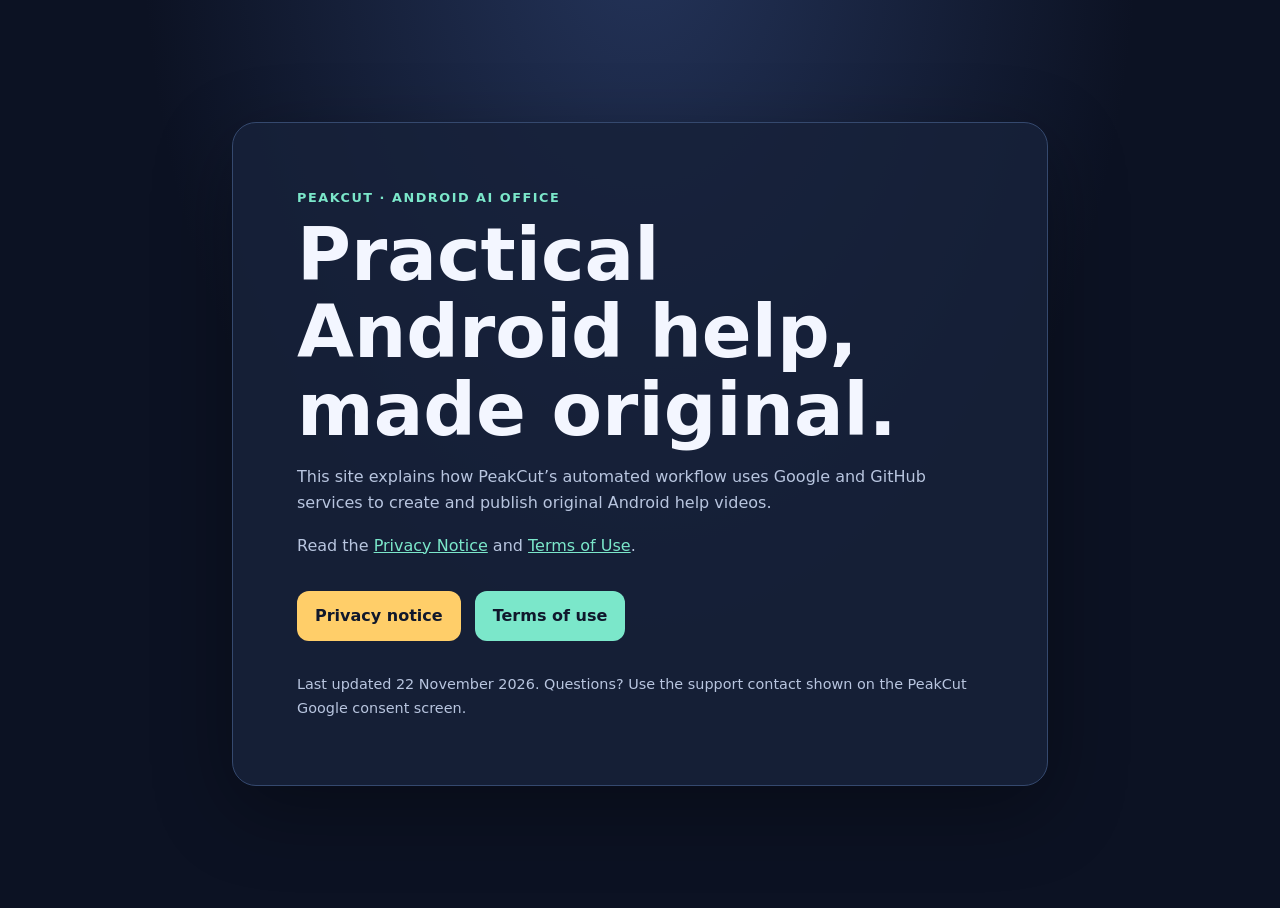
<file: index.html>
<!doctype html>
<html lang="en"><head><meta charset="utf-8"><meta name="viewport" content="width=device-width,initial-scale=1"><title>PeakCut | Android AI Office</title><meta name="description" content="Privacy and terms for PeakCut's Android AI Office YouTube publishing workflow."><style>:root{color-scheme:dark;--bg:#0c1223;--panel:#17213a;--ink:#f3f6ff;--muted:#b8c5df;--mint:#7be7ca;--gold:#ffce69}*{box-sizing:border-box}body{margin:0;background:radial-gradient(ellipse at 50% -10%,#24345a 0,transparent 55%),var(--bg);color:var(--ink);font:16px/1.65 system-ui,-apple-system,Segoe UI,sans-serif}main{max-width:880px;margin:10vh auto;padding:32px}.card{background:rgba(23,33,58,.86);border:1px solid #35496e;border-radius:24px;padding:clamp(28px,6vw,64px);box-shadow:0 24px 80px #0005}.eyebrow{color:var(--mint);font-weight:700;letter-spacing:.12em;text-transform:uppercase;font-size:.8rem}h1{font-size:clamp(2.2rem,6vw,4.6rem);line-height:1.05;margin:.5rem 0 1rem}p{color:var(--muted)}.links{display:flex;flex-wrap:wrap;gap:14px;margin-top:32px}.links a{color:#10182c;background:var(--gold);padding:12px 18px;border-radius:12px;text-decoration:none;font-weight:700}.links a+ a{background:var(--mint)}footer{color:var(--muted);font-size:.9rem;margin-top:32px}a{color:var(--mint)}</style><meta name="google-site-verification" content="6KvlSHblSq_nfDMbY7rQkPn8NbxaS0e_cFtE0jR_xuQ"></head><body><main><article class="card"><div class="eyebrow">PeakCut · Android AI Office</div><h1>Practical Android help, made original.</h1><p>This site explains how PeakCut’s automated workflow uses Google and GitHub services to create and publish original Android help videos.</p><p>Read the <a href="privacy.html">Privacy Notice</a> and <a href="terms.html">Terms of Use</a>.</p><nav class="links"><a href="privacy.html">Privacy notice</a><a href="terms.html">Terms of use</a></nav><footer>Last updated 22 November 2026. Questions? Use the support contact shown on the PeakCut Google consent screen.</footer></article></main></body></html>
</file>
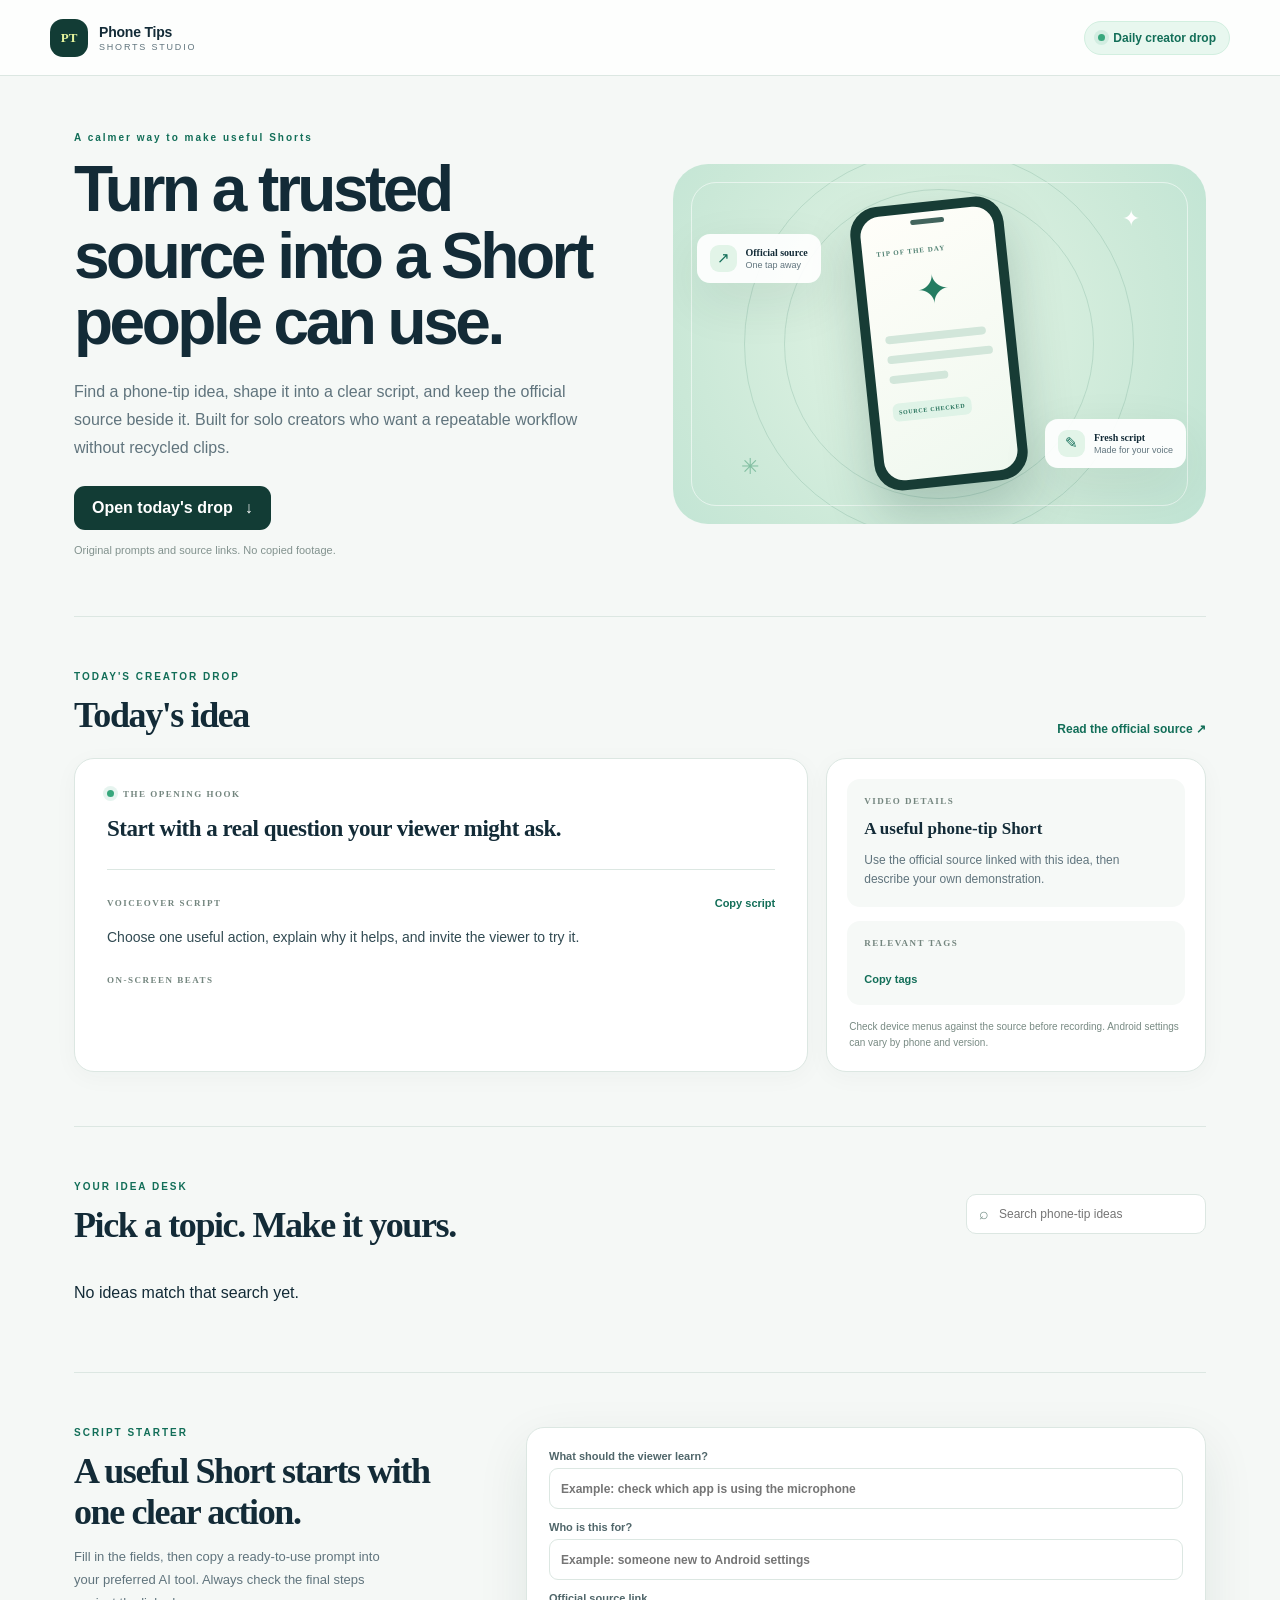
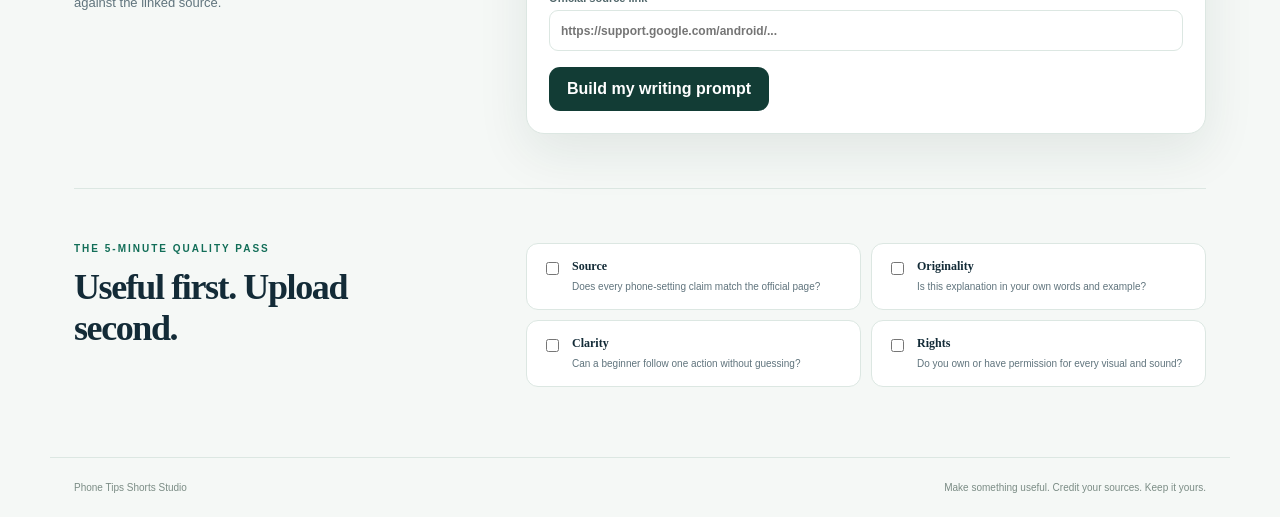
<file: gumroad-short-kit/src/index.html>
<!doctype html>
<html lang="en">
<head>
  <meta charset="utf-8">
  <meta name="viewport" content="width=device-width, initial-scale=1">
  <meta name="color-scheme" content="light">
  <title>Phone Tips Shorts Studio</title>
  <link rel="stylesheet" href="styles.css">
</head>
<body>
  <header class="topbar">
    <a class="brand" href="#top" aria-label="Phone Tips Shorts Studio home">
      <span class="brand-mark" aria-hidden="true">PT</span>
      <span><strong>Phone Tips</strong><small>SHORTS STUDIO</small></span>
    </a>
    <span class="release-pill"><span class="dot"></span> Daily creator drop</span>
  </header>

  <main id="top">
    <section class="hero">
      <div class="hero-copy">
        <p class="eyebrow">A calmer way to make useful Shorts</p>
        <h1>Turn a trusted source into a Short people can use.</h1>
        <p class="hero-lede">Find a phone-tip idea, shape it into a clear script, and keep the official source beside it. Built for solo creators who want a repeatable workflow without recycled clips.</p>
        <a class="button button-primary" href="#daily">Open today's drop <span aria-hidden="true">↓</span></a>
        <span class="hero-note">Original prompts and source links. No copied footage.</span>
      </div>
      <div class="hero-art" aria-hidden="true">
        <div class="orbit orbit-one"></div><div class="orbit orbit-two"></div>
        <div class="phone"><div class="phone-speaker"></div><div class="phone-screen"><span class="phone-top">TIP OF THE DAY</span><span class="phone-icon">✦</span><span class="phone-line long"></span><span class="phone-line"></span><span class="phone-line short"></span><span class="phone-chip">SOURCE CHECKED</span></div></div>
        <div class="floating-card card-source"><span class="mini-icon">↗</span><span><b>Official source</b><small>One tap away</small></span></div>
        <div class="floating-card card-script"><span class="mini-icon">✎</span><span><b>Fresh script</b><small>Made for your voice</small></span></div>
        <span class="spark spark-a">✦</span><span class="spark spark-b">✳</span>
      </div>
    </section>

    <section class="daily-section" id="daily">
      <div class="section-heading">
        <div><p class="eyebrow">TODAY'S CREATOR DROP</p><h2 id="drop-title">Loading today's idea…</h2></div>
        <a id="drop-source" class="source-link" href="#" target="_blank" rel="noreferrer">Read the official source ↗</a>
      </div>
      <div class="drop-layout">
        <article class="drop-main">
          <div class="hook-label"><span class="hook-dot"></span> THE OPENING HOOK</div>
          <p id="drop-hook" class="hook-text"></p>
          <div class="divider"></div>
          <div class="content-label">VOICEOVER SCRIPT <button class="text-button" data-copy="narration">Copy script</button></div>
          <p id="drop-narration" class="narration"></p>
          <div class="content-label scenes-label">ON-SCREEN BEATS</div>
          <ol id="drop-scenes" class="scene-list"></ol>
        </article>
        <aside class="drop-aside">
          <div class="aside-box"><p class="content-label">VIDEO DETAILS</p><p id="drop-video-title" class="video-title"></p><p id="drop-description" class="description"></p></div>
          <div class="aside-box"><p class="content-label">RELEVANT TAGS</p><div id="drop-tags" class="tag-list"></div><button class="text-button" data-copy="tags">Copy tags</button></div>
          <p class="source-note">Check device menus against the source before recording. Android settings can vary by phone and version.</p>
        </aside>
      </div>
    </section>

    <section class="workspace-section">
      <div class="section-heading workspace-heading"><div><p class="eyebrow">YOUR IDEA DESK</p><h2>Pick a topic. Make it yours.</h2></div><label class="search-box"><span aria-hidden="true">⌕</span><input id="search" type="search" placeholder="Search phone-tip ideas" aria-label="Search phone-tip ideas"></label></div>
      <div id="topic-grid" class="topic-grid"></div>
    </section>

    <section class="builder-section" id="builder-section">
      <div class="builder-intro"><p class="eyebrow">SCRIPT STARTER</p><h2>A useful Short starts with one clear action.</h2><p>Fill in the fields, then copy a ready-to-use prompt into your preferred AI tool. Always check the final steps against the linked source.</p></div>
      <div class="builder-card">
        <label>What should the viewer learn?<input id="idea" placeholder="Example: check which app is using the microphone"></label>
        <label>Who is this for?<input id="audience" placeholder="Example: someone new to Android settings"></label>
        <label>Official source link<input id="source-url" type="url" placeholder="https://support.google.com/android/..."></label>
        <button class="button button-primary" id="make-prompt">Build my writing prompt</button>
        <div id="prompt-output-wrap" class="prompt-output-wrap" hidden><div class="content-label">YOUR PROMPT <button class="text-button" data-copy="prompt">Copy prompt</button></div><pre id="prompt-output"></pre></div>
      </div>
    </section>

    <section class="workflow-section">
      <div class="workflow-header"><p class="eyebrow">THE 5-MINUTE QUALITY PASS</p><h2>Useful first. Upload second.</h2></div>
      <div class="checklist">
        <label><input type="checkbox"><span><b>Source</b><small>Does every phone-setting claim match the official page?</small></span></label>
        <label><input type="checkbox"><span><b>Originality</b><small>Is this explanation in your own words and example?</small></span></label>
        <label><input type="checkbox"><span><b>Clarity</b><small>Can a beginner follow one action without guessing?</small></span></label>
        <label><input type="checkbox"><span><b>Rights</b><small>Do you own or have permission for every visual and sound?</small></span></label>
      </div>
    </section>
  </main>
  <footer><span>Phone Tips Shorts Studio</span><span>Make something useful. Credit your sources. Keep it yours.</span></footer>
  <div id="toast" class="toast" role="status" aria-live="polite"></div>
  <script src="topics.js"></script>
  <script src="daily_drop.js"></script>
  <script src="app.js"></script>
</body>
</html>
</file>
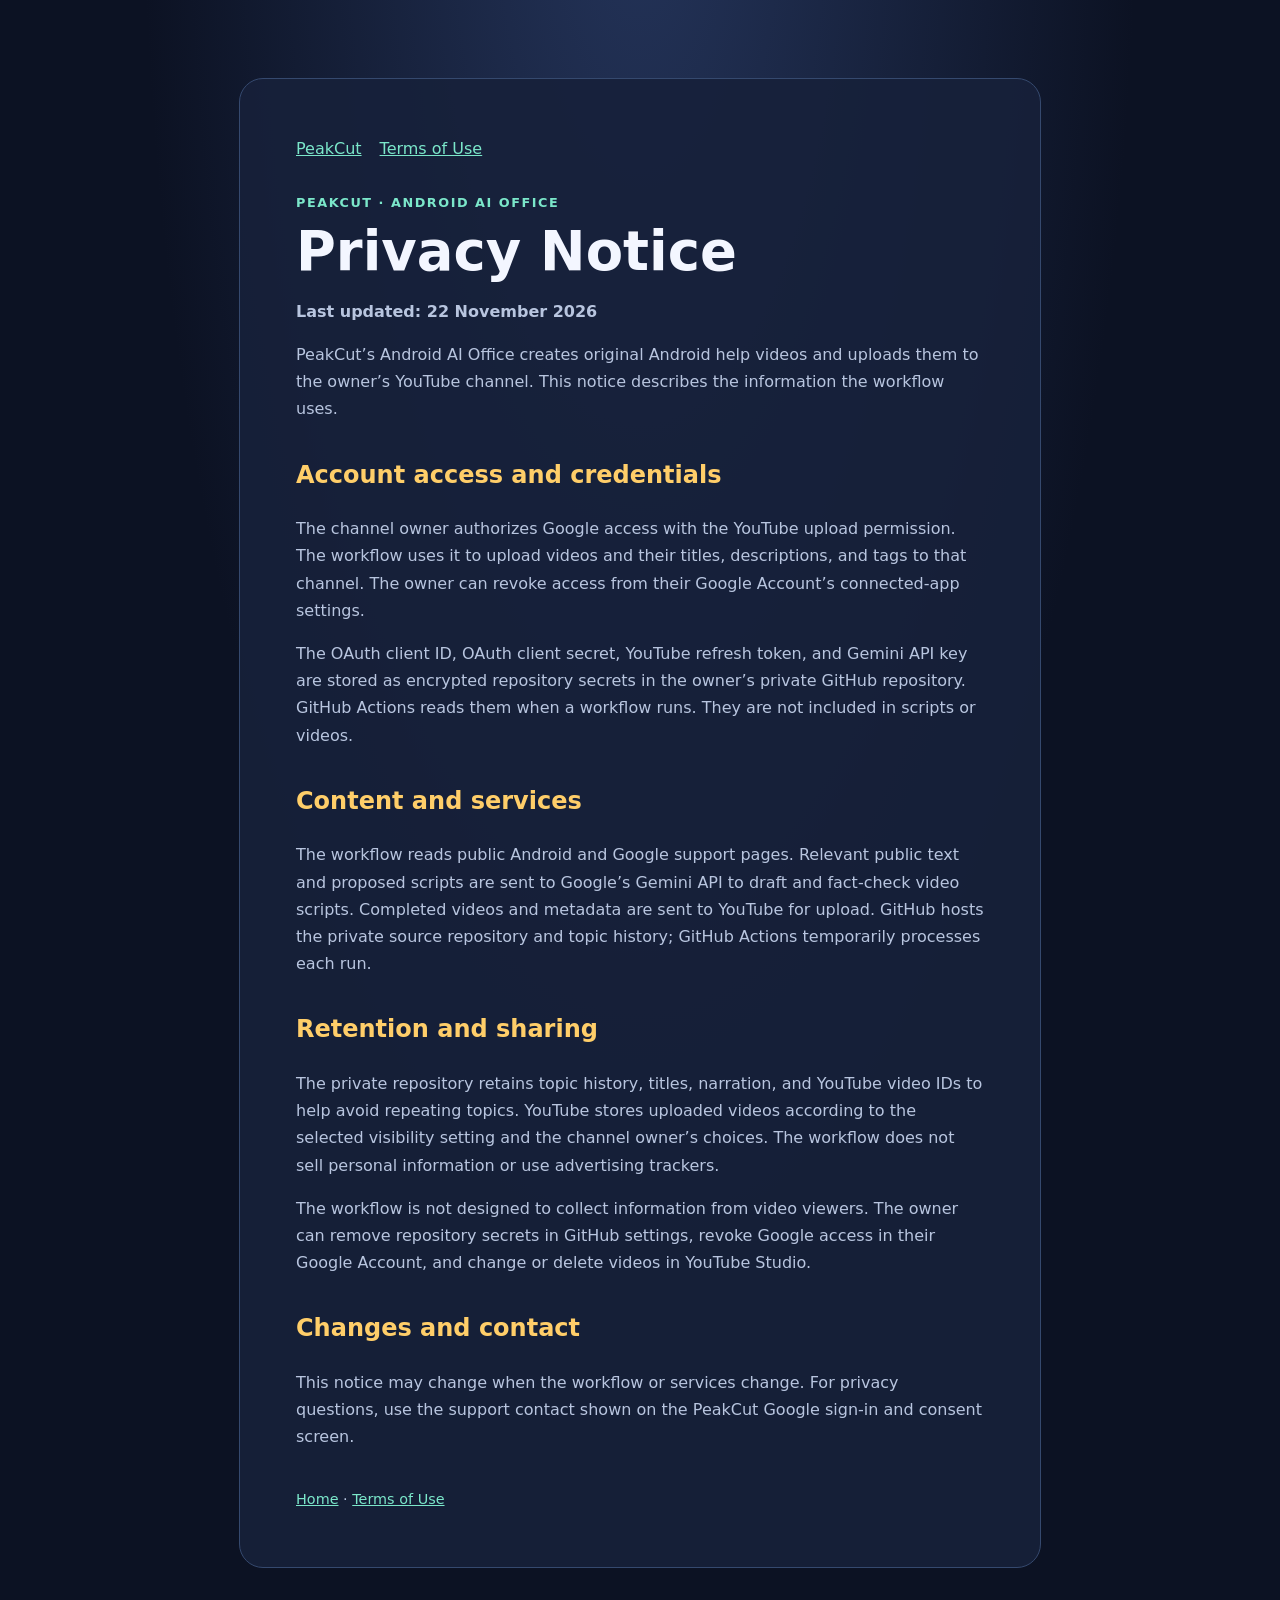
<file: privacy.html>
<!doctype html>
<html lang="en"><head><meta charset="utf-8"><meta name="viewport" content="width=device-width,initial-scale=1"><title>Privacy Notice | PeakCut</title><meta name="description" content="How PeakCut's Android AI Office uses account access and public information."><style>:root{color-scheme:dark;--bg:#0c1223;--panel:#17213a;--ink:#f3f6ff;--muted:#b8c5df;--mint:#7be7ca;--gold:#ffce69}*{box-sizing:border-box}body{margin:0;background:radial-gradient(ellipse at 50% -10%,#24345a 0,transparent 55%),var(--bg);color:var(--ink);font:16px/1.7 system-ui,-apple-system,Segoe UI,sans-serif}main{max-width:850px;margin:6vh auto;padding:24px}.card{background:rgba(23,33,58,.9);border:1px solid #35496e;border-radius:24px;padding:clamp(24px,5vw,56px)}a{color:var(--mint)}.eyebrow{color:var(--mint);font-weight:700;letter-spacing:.12em;text-transform:uppercase;font-size:.8rem}h1{font-size:clamp(2.2rem,6vw,3.4rem);line-height:1.1;margin:.5rem 0}h2{color:var(--gold);margin-top:2rem}p,li{color:var(--muted)}nav{display:flex;gap:18px;margin-bottom:30px}footer{margin-top:36px;color:var(--muted);font-size:.9rem}</style></head><body><main><article class="card"><nav><a href="index.html">PeakCut</a><a href="terms.html">Terms of Use</a></nav><div class="eyebrow">PeakCut · Android AI Office</div><h1>Privacy Notice</h1><p><strong>Last updated: 22 November 2026</strong></p><p>PeakCut’s Android AI Office creates original Android help videos and uploads them to the owner’s YouTube channel. This notice describes the information the workflow uses.</p><h2>Account access and credentials</h2><p>The channel owner authorizes Google access with the YouTube upload permission. The workflow uses it to upload videos and their titles, descriptions, and tags to that channel. The owner can revoke access from their Google Account’s connected-app settings.</p><p>The OAuth client ID, OAuth client secret, YouTube refresh token, and Gemini API key are stored as encrypted repository secrets in the owner’s private GitHub repository. GitHub Actions reads them when a workflow runs. They are not included in scripts or videos.</p><h2>Content and services</h2><p>The workflow reads public Android and Google support pages. Relevant public text and proposed scripts are sent to Google’s Gemini API to draft and fact-check video scripts. Completed videos and metadata are sent to YouTube for upload. GitHub hosts the private source repository and topic history; GitHub Actions temporarily processes each run.</p><h2>Retention and sharing</h2><p>The private repository retains topic history, titles, narration, and YouTube video IDs to help avoid repeating topics. YouTube stores uploaded videos according to the selected visibility setting and the channel owner’s choices. The workflow does not sell personal information or use advertising trackers.</p><p>The workflow is not designed to collect information from video viewers. The owner can remove repository secrets in GitHub settings, revoke Google access in their Google Account, and change or delete videos in YouTube Studio.</p><h2>Changes and contact</h2><p>This notice may change when the workflow or services change. For privacy questions, use the support contact shown on the PeakCut Google sign-in and consent screen.</p><footer><a href="index.html">Home</a> · <a href="terms.html">Terms of Use</a></footer></article></main></body></html>
</file>
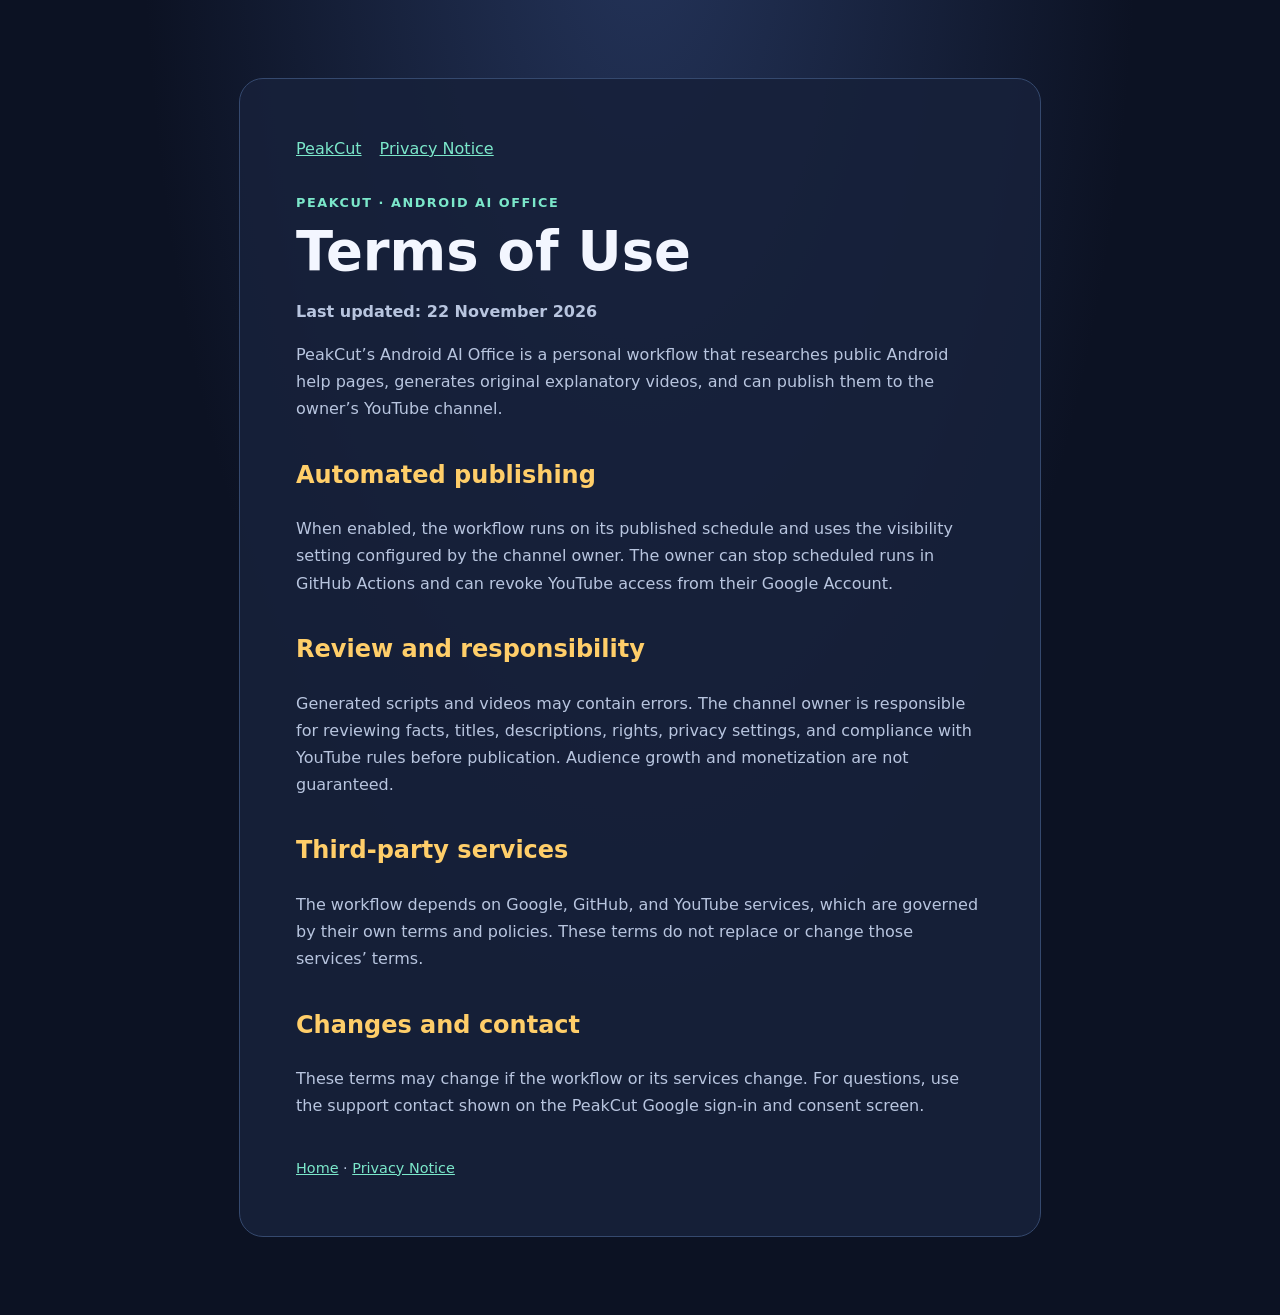
<file: terms.html>
<!doctype html>
<html lang="en"><head><meta charset="utf-8"><meta name="viewport" content="width=device-width,initial-scale=1"><title>Terms of Use | PeakCut</title><meta name="description" content="Terms for PeakCut's Android AI Office YouTube publishing workflow."><style>:root{color-scheme:dark;--bg:#0c1223;--panel:#17213a;--ink:#f3f6ff;--muted:#b8c5df;--mint:#7be7ca;--gold:#ffce69}*{box-sizing:border-box}body{margin:0;background:radial-gradient(ellipse at 50% -10%,#24345a 0,transparent 55%),var(--bg);color:var(--ink);font:16px/1.7 system-ui,-apple-system,Segoe UI,sans-serif}main{max-width:850px;margin:6vh auto;padding:24px}.card{background:rgba(23,33,58,.9);border:1px solid #35496e;border-radius:24px;padding:clamp(24px,5vw,56px)}a{color:var(--mint)}.eyebrow{color:var(--mint);font-weight:700;letter-spacing:.12em;text-transform:uppercase;font-size:.8rem}h1{font-size:clamp(2.2rem,6vw,3.4rem);line-height:1.1;margin:.5rem 0}h2{color:var(--gold);margin-top:2rem}p,li{color:var(--muted)}nav{display:flex;gap:18px;margin-bottom:30px}footer{margin-top:36px;color:var(--muted);font-size:.9rem}</style></head><body><main><article class="card"><nav><a href="index.html">PeakCut</a><a href="privacy.html">Privacy Notice</a></nav><div class="eyebrow">PeakCut · Android AI Office</div><h1>Terms of Use</h1><p><strong>Last updated: 22 November 2026</strong></p><p>PeakCut’s Android AI Office is a personal workflow that researches public Android help pages, generates original explanatory videos, and can publish them to the owner’s YouTube channel.</p><h2>Automated publishing</h2><p>When enabled, the workflow runs on its published schedule and uses the visibility setting configured by the channel owner. The owner can stop scheduled runs in GitHub Actions and can revoke YouTube access from their Google Account.</p><h2>Review and responsibility</h2><p>Generated scripts and videos may contain errors. The channel owner is responsible for reviewing facts, titles, descriptions, rights, privacy settings, and compliance with YouTube rules before publication. Audience growth and monetization are not guaranteed.</p><h2>Third-party services</h2><p>The workflow depends on Google, GitHub, and YouTube services, which are governed by their own terms and policies. These terms do not replace or change those services’ terms.</p><h2>Changes and contact</h2><p>These terms may change if the workflow or its services change. For questions, use the support contact shown on the PeakCut Google sign-in and consent screen.</p><footer><a href="index.html">Home</a> · <a href="privacy.html">Privacy Notice</a></footer></article></main></body></html>
</file>
<file: gumroad-short-kit/src/styles.css>
:root{--ink:#132b37;--muted:#60747d;--paper:#f5f8f6;--white:#fff;--mint:#c8f3df;--green:#126e58;--deep:#123c35;--lime:#e4f49c;--line:#dce7e2;--coral:#f5b6a4;--shadow:0 18px 52px rgba(21,54,48,.09)}
*{box-sizing:border-box}html{scroll-behavior:smooth}body{margin:0;background:var(--paper);color:var(--ink);font-family:'DM Sans',Arial,sans-serif}h1,h2,h3,strong{font-family:'Manrope','DM Sans',sans-serif}button,input{font:inherit}.topbar{height:76px;padding:0 max(calc((100vw - 1180px)/2),28px);display:flex;justify-content:space-between;align-items:center;background:rgba(255,255,255,.82);border-bottom:1px solid var(--line)}.brand{display:flex;gap:11px;align-items:center;color:var(--ink);text-decoration:none}.brand-mark{width:38px;height:38px;border-radius:13px;display:grid;place-items:center;background:var(--deep);color:var(--lime);font:800 13px Manrope}.brand strong{display:block;font-size:14px;letter-spacing:-.2px}.brand small{display:block;color:var(--muted);font-size:9px;letter-spacing:1.8px;margin-top:2px}.release-pill{display:flex;align-items:center;gap:8px;color:var(--green);background:#e8f7ef;border:1px solid #d2efe0;border-radius:99px;padding:9px 13px;font-size:12px;font-weight:700}.dot,.hook-dot{width:7px;height:7px;border-radius:50%;background:#37a77c;box-shadow:0 0 0 4px rgba(55,167,124,.12)}main{max-width:1180px;margin:auto;padding:0 24px}.hero{min-height:484px;display:grid;grid-template-columns:1.03fr .97fr;align-items:center;gap:32px;padding:56px 0 60px}.eyebrow{margin:0 0 13px;color:var(--green);font-size:10px;font-weight:700;letter-spacing:2px}.hero h1{max-width:610px;margin:0;font-size:clamp(38px,5vw,64px);letter-spacing:-3.5px;line-height:1.04}.hero-lede{max-width:530px;color:var(--muted);font-size:16px;line-height:1.75;margin:22px 0 24px}.button{border:0;border-radius:11px;padding:13px 18px;font-weight:700;cursor:pointer;text-decoration:none;display:inline-flex;align-items:center;justify-content:center;gap:12px;transition:transform .16s ease,box-shadow .16s ease}.button:hover{transform:translateY(-2px);box-shadow:0 10px 24px rgba(18,60,53,.16)}.button-primary{background:var(--deep);color:#fff}.hero-note{display:block;color:#82928e;font-size:11px;margin-top:14px}.hero-art{height:360px;position:relative;display:grid;place-items:center;overflow:hidden;border-radius:35px;background:radial-gradient(circle at 47% 45%,#dff4e4 0,#d8efdf 31%,#cae8d7 72%,#c0e4d4 100%)}.hero-art:after{content:'';position:absolute;inset:18px;border:1px solid rgba(255,255,255,.55);border-radius:25px}.phone{width:154px;height:285px;position:relative;z-index:2;padding:10px;border-radius:28px;background:#173c35;box-shadow:0 26px 50px rgba(21,65,55,.23);transform:rotate(-6deg)}.phone-speaker{position:absolute;z-index:3;top:17px;left:61px;width:34px;height:5px;border-radius:10px;background:#42645d}.phone-screen{height:100%;border-radius:20px;background:linear-gradient(155deg,#fffef9,#eff8ef);padding:34px 14px;display:flex;flex-direction:column;align-items:flex-start}.phone-top{font:700 7px Manrope;letter-spacing:1px;color:#508072}.phone-icon{height:72px;align-self:center;display:grid;place-items:center;color:#247c61;font-size:40px}.phone-line{height:8px;width:100%;border-radius:8px;background:#d2e6da;margin:6px 0}.phone-line.long{width:95%}.phone-line.short{width:56%}.phone-chip{margin-top:14px;color:#26725b;background:#dff3e7;border-radius:6px;padding:6px;font:700 6px Manrope;letter-spacing:.7px}.orbit{position:absolute;border:1px solid rgba(32,108,82,.15);border-radius:50%}.orbit-one{width:310px;height:310px}.orbit-two{width:390px;height:390px}.floating-card{position:absolute;z-index:3;display:flex;align-items:center;gap:9px;padding:11px 13px;border-radius:13px;background:rgba(255,255,255,.92);box-shadow:var(--shadow)}.floating-card b,.floating-card small{display:block}.floating-card b{font:700 10px Manrope}.floating-card small{color:var(--muted);font-size:9px;margin-top:2px}.mini-icon{width:27px;height:27px;border-radius:9px;display:grid;place-items:center;background:#e2f4e8;color:var(--green);font-size:15px}.card-source{top:70px;left:24px}.card-script{bottom:56px;right:20px}.spark{position:absolute;color:#fff;font-size:22px}.spark-a{top:42px;right:66px}.spark-b{bottom:44px;left:68px;color:#83bfa2}.daily-section,.workspace-section,.builder-section,.workflow-section{padding:54px 0;border-top:1px solid var(--line)}.section-heading{display:flex;align-items:flex-end;justify-content:space-between;gap:20px;margin-bottom:22px}.section-heading h2,.builder-intro h2,.workflow-header h2{margin:0;font:800 clamp(25px,3vw,36px)/1.14 Manrope;letter-spacing:-1.4px}.source-link{color:var(--green);font-size:12px;font-weight:700;text-decoration:none}.source-link:hover{text-decoration:underline}.drop-layout{display:grid;grid-template-columns:1.45fr .75fr;gap:18px}.drop-main,.drop-aside{border:1px solid var(--line);border-radius:20px;background:var(--white);box-shadow:0 5px 24px rgba(22,64,50,.035)}.drop-main{padding:30px 32px}.hook-label,.content-label{display:flex;align-items:center;gap:9px;color:#73857e;font:700 9px Manrope;letter-spacing:1.5px}.hook-text{font:700 23px/1.4 Manrope;letter-spacing:-.5px;margin:14px 0 22px;max-width:720px}.divider{height:1px;background:var(--line);margin:24px 0}.content-label{justify-content:space-between}.text-button{border:0;background:transparent;padding:3px 0;color:var(--green);font:700 11px 'DM Sans',sans-serif;cursor:pointer}.text-button:hover{text-decoration:underline}.narration{color:#314a52;font-size:14px;line-height:1.8;margin:13px 0 25px;white-space:pre-wrap}.scenes-label{margin:5px 0 11px}.scene-list{list-style:none;counter-reset:scene;margin:0;padding:0;display:grid;grid-template-columns:repeat(2,1fr);gap:9px}.scene-list li{counter-increment:scene;display:flex;align-items:center;gap:10px;padding:12px;border-radius:10px;background:#f4f8f5;color:#405b5e;font-size:12px}.scene-list li:before{content:'0' counter(scene);color:#54a184;font:700 10px Manrope}.drop-aside{padding:20px;display:flex;flex-direction:column;gap:14px}.aside-box{padding:17px;border-radius:13px;background:#f6f9f7}.aside-box .content-label{margin:0 0 12px}.video-title{font:700 17px/1.35 Manrope;margin:0 0 10px}.description{font-size:12px;color:var(--muted);line-height:1.65;margin:0}.tag-list{display:flex;flex-wrap:wrap;gap:6px;margin-bottom:9px}.tag{border:1px solid #d7e8de;background:#fff;color:#30664f;border-radius:99px;padding:5px 8px;font-size:10px}.source-note{margin:auto 2px 0;color:#788a83;font-size:10px;line-height:1.6}.workspace-heading{align-items:center}.search-box{height:40px;min-width:240px;display:flex;align-items:center;gap:8px;padding:0 12px;background:#fff;border:1px solid var(--line);border-radius:10px;color:#779088}.search-box input{width:100%;border:0;outline:0;background:transparent;color:var(--ink);font-size:12px}.topic-grid{display:grid;grid-template-columns:repeat(3,1fr);gap:12px}.topic-card{display:flex;flex-direction:column;min-height:148px;padding:17px;border:1px solid var(--line);border-radius:15px;background:#fff;transition:transform .16s ease,border-color .16s ease}.topic-card:hover{transform:translateY(-2px);border-color:#9bcdb4}.topic-card h3{margin:0 0 8px;font-size:15px;line-height:1.35;letter-spacing:-.3px}.topic-card p{margin:0 0 12px;color:var(--muted);font-size:11px;line-height:1.5}.topic-bottom{display:flex;align-items:center;justify-content:space-between;margin-top:auto}.topic-link,.use-topic{font-size:10px;font-weight:700;color:var(--green);text-decoration:none}.use-topic{border:0;background:#eaf6ed;padding:7px 9px;border-radius:7px;cursor:pointer}.builder-section{display:grid;grid-template-columns:.75fr 1.25fr;gap:44px;align-items:start}.builder-intro p:not(.eyebrow){max-width:330px;color:var(--muted);font-size:13px;line-height:1.75}.builder-card{display:grid;gap:12px;padding:22px;border-radius:18px;background:#fff;border:1px solid var(--line);box-shadow:var(--shadow)}.builder-card label{display:grid;gap:6px;color:#50666a;font-size:11px;font-weight:700}.builder-card input{height:41px;border:1px solid var(--line);border-radius:9px;padding:0 11px;outline-color:#56a985;font-size:12px}.builder-card .button{justify-self:start;margin-top:4px}.prompt-output-wrap{border-top:1px solid var(--line);padding-top:14px}.prompt-output-wrap .content-label{margin-bottom:10px}pre{white-space:pre-wrap;overflow-wrap:anywhere;margin:0;padding:14px;background:#f5f8f6;border-radius:10px;color:#385454;font:12px/1.65 'DM Sans',sans-serif}.workflow-section{display:grid;grid-template-columns:.75fr 1.25fr;gap:44px;align-items:start}.workflow-header h2{max-width:330px}.checklist{display:grid;grid-template-columns:1fr 1fr;gap:10px}.checklist label{display:flex;align-items:flex-start;gap:10px;padding:15px;border:1px solid var(--line);border-radius:12px;background:#fff;cursor:pointer}.checklist input{accent-color:var(--green);margin-top:3px}.checklist b,.checklist small{display:block}.checklist b{font:700 12px Manrope}.checklist small{margin-top:5px;color:var(--muted);font-size:10px;line-height:1.5}footer{max-width:1180px;margin:16px auto 0;padding:24px;border-top:1px solid var(--line);display:flex;justify-content:space-between;color:#7b8c85;font-size:10px}.toast{position:fixed;z-index:10;bottom:20px;left:50%;transform:translate(-50%,18px);opacity:0;background:#173c35;color:#fff;border-radius:10px;padding:11px 15px;font-size:12px;transition:.2s ease;pointer-events:none}.toast.show{opacity:1;transform:translate(-50%,0)}
@media(max-width:760px){.topbar{padding:0 18px}.hero{grid-template-columns:1fr;padding:45px 0;gap:26px}.hero h1{letter-spacing:-2px}.hero-art{height:300px}.drop-layout,.builder-section,.workflow-section{grid-template-columns:1fr}.drop-aside{display:grid;grid-template-columns:1fr 1fr}.source-note{grid-column:1/-1}.topic-grid{grid-template-columns:1fr 1fr}.builder-intro p:not(.eyebrow){max-width:620px}.workflow-header h2{max-width:620px}.section-heading{align-items:flex-start;flex-direction:column}.workspace-heading{gap:14px}.search-box{width:100%}.daily-section,.workspace-section,.builder-section,.workflow-section{padding:40px 0}.drop-main{padding:23px 20px}.drop-aside{padding:14px}.scene-list{grid-template-columns:1fr}.checklist{grid-template-columns:1fr}footer{margin-top:6px;padding:20px 24px;gap:14px;flex-direction:column}}@media(max-width:440px){.release-pill{font-size:10px;padding:8px 9px}.hero-art{height:270px}.card-source{left:10px;top:50px}.card-script{right:8px;bottom:35px}.topic-grid{grid-template-columns:1fr}.drop-aside{grid-template-columns:1fr}.source-note{grid-column:auto}.hook-text{font-size:20px}footer{font-size:9px}}
</file>
